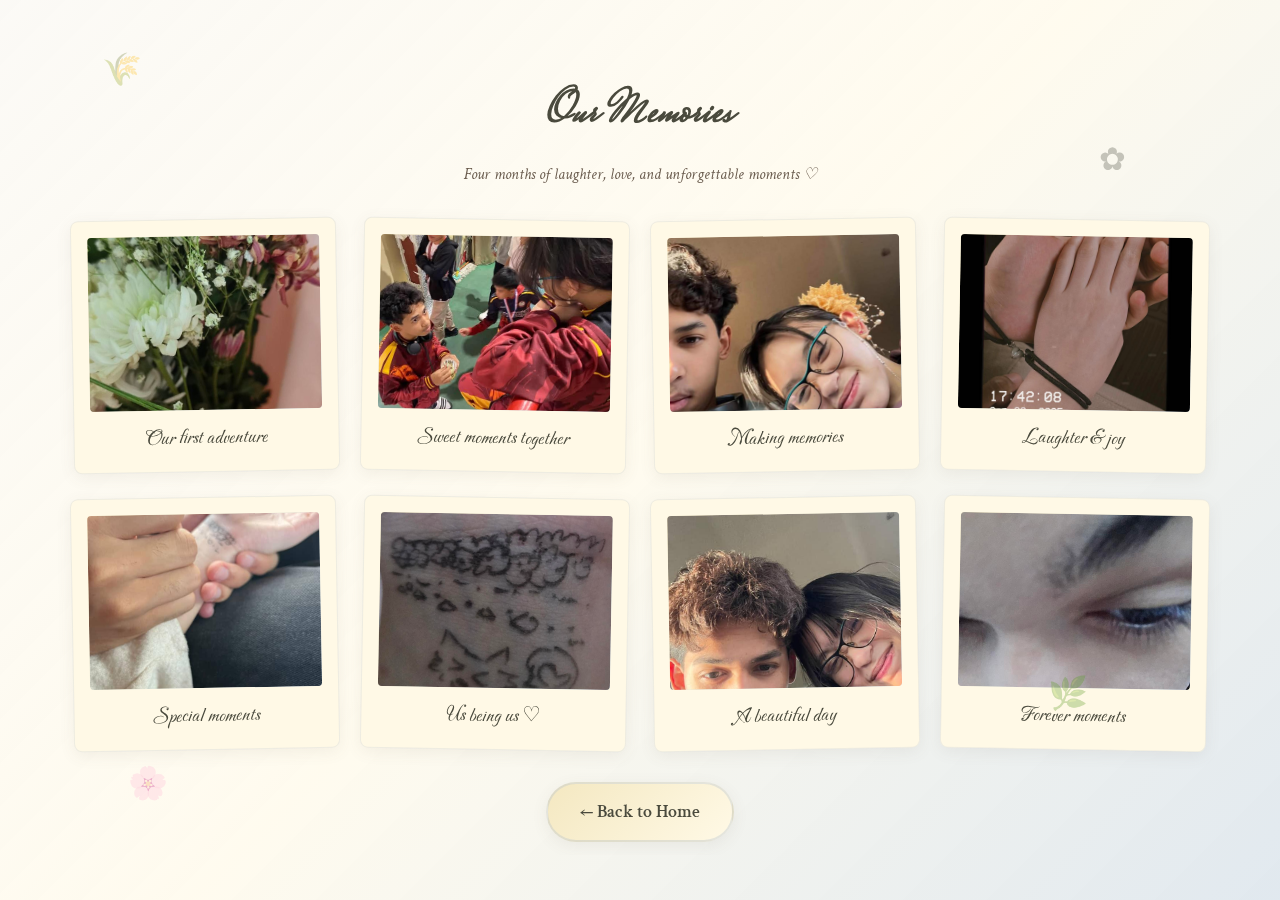
<file: collage.html>
<!DOCTYPE html>
<html lang="en">
<head>
    <meta charset="UTF-8">
    <meta name="viewport" content="width=device-width, initial-scale=1.0">
    <title>Our Memories ✿</title>
    <link rel="stylesheet" href="styles.css">
    <link rel="preconnect" href="https://fonts.googleapis.com">
    <link rel="preconnect" href="https://fonts.gstatic.com" crossorigin>
    <link href="https://fonts.googleapis.com/css2?family=Carattere&family=Crimson+Text:ital,wght@0,400;0,600;1,400&family=Mrs+Saint+Delafield&display=swap" rel="stylesheet">
</head>
<body>
    <div class="page-container">
        <div class="background-layer"></div>
        
        <!-- Decorative flowers -->
        <div class="flower-decor flower-1" style="top: 5%; left: 8%;">🌾</div>
        <div class="flower-decor flower-2" style="top: 15%; right: 12%;">✿</div>
        <div class="flower-decor flower-3" style="bottom: 10%; left: 10%;">🌸</div>
        <div class="flower-decor flower-4" style="bottom: 20%; right: 15%;">🌿</div>
        
        <div class="collage-container">
            <div class="collage-header">
                <h1 class="collage-title">Our Memories</h1>
                <p class="collage-subtitle">
                    Four months of laughter, love, and unforgettable moments ♡
                </p>
            </div>
            
            <div class="photo-grid">
                <!-- Photo 1 -->
                <div class="photo-item">
                    <div class="photo-placeholder">
                        <img src="images/photo1.jpg" alt="Our first memory" onerror="this.parentElement.innerHTML='📸<br>Photo 1'">
                    </div>
                    <div class="photo-caption">Our first adventure</div>
                </div>
                
                <!-- Photo 2 -->
                <div class="photo-item">
                    <div class="photo-placeholder">
                        <img src="images/photo2.jpg" alt="Sweet moments" onerror="this.parentElement.innerHTML='📸<br>Photo 2'">
                    </div>
                    <div class="photo-caption">Sweet moments together</div>
                </div>
                
                <!-- Photo 3 -->
                <div class="photo-item">
                    <div class="photo-placeholder">
                        <img src="images/photo3.jpg" alt="Making memories" onerror="this.parentElement.innerHTML='📸<br>Photo 3'">
                    </div>
                    <div class="photo-caption">Making memories</div>
                </div>
                
                <!-- Photo 4 -->
                <div class="photo-item">
                    <div class="photo-placeholder">
                        <img src="images/photo4.jpg" alt="Laughter and joy" onerror="this.parentElement.innerHTML='📸<br>Photo 4'">
                    </div>
                    <div class="photo-caption">Laughter & joy</div>
                </div>
                
                <!-- Photo 5 -->
                <div class="photo-item">
                    <div class="photo-placeholder">
                        <img src="images/photo5.jpg" alt="Special moments" onerror="this.parentElement.innerHTML='📸<br>Photo 5'">
                    </div>
                    <div class="photo-caption">Special moments</div>
                </div>
                
                <!-- Photo 6 -->
                <div class="photo-item">
                    <div class="photo-placeholder">
                        <img src="images/photo6.jpg" alt="Us being us" onerror="this.parentElement.innerHTML='📸<br>Photo 6'">
                    </div>
                    <div class="photo-caption">Us being us ♡</div>
                </div>
                
                <!-- Photo 7 -->
                <div class="photo-item">
                    <div class="photo-placeholder">
                        <img src="images/photo7.jpg" alt="Beautiful day" onerror="this.parentElement.innerHTML='📸<br>Photo 7'">
                    </div>
                    <div class="photo-caption">A beautiful day</div>
                </div>
                
                <!-- Photo 8 -->
                <div class="photo-item">
                    <div class="photo-placeholder">
                        <img src="images/photo8.jpg" alt="Forever moment" onerror="this.parentElement.innerHTML='📸<br>Photo 8'">
                    </div>
                    <div class="photo-caption">Forever moments</div>
                </div>
            </div>
            
            <a href="index.html" class="back-button">
                <span>← Back to Home</span>
            </a>
        </div>
    </div>
</body>
</html>
</body>
</html>
</file>
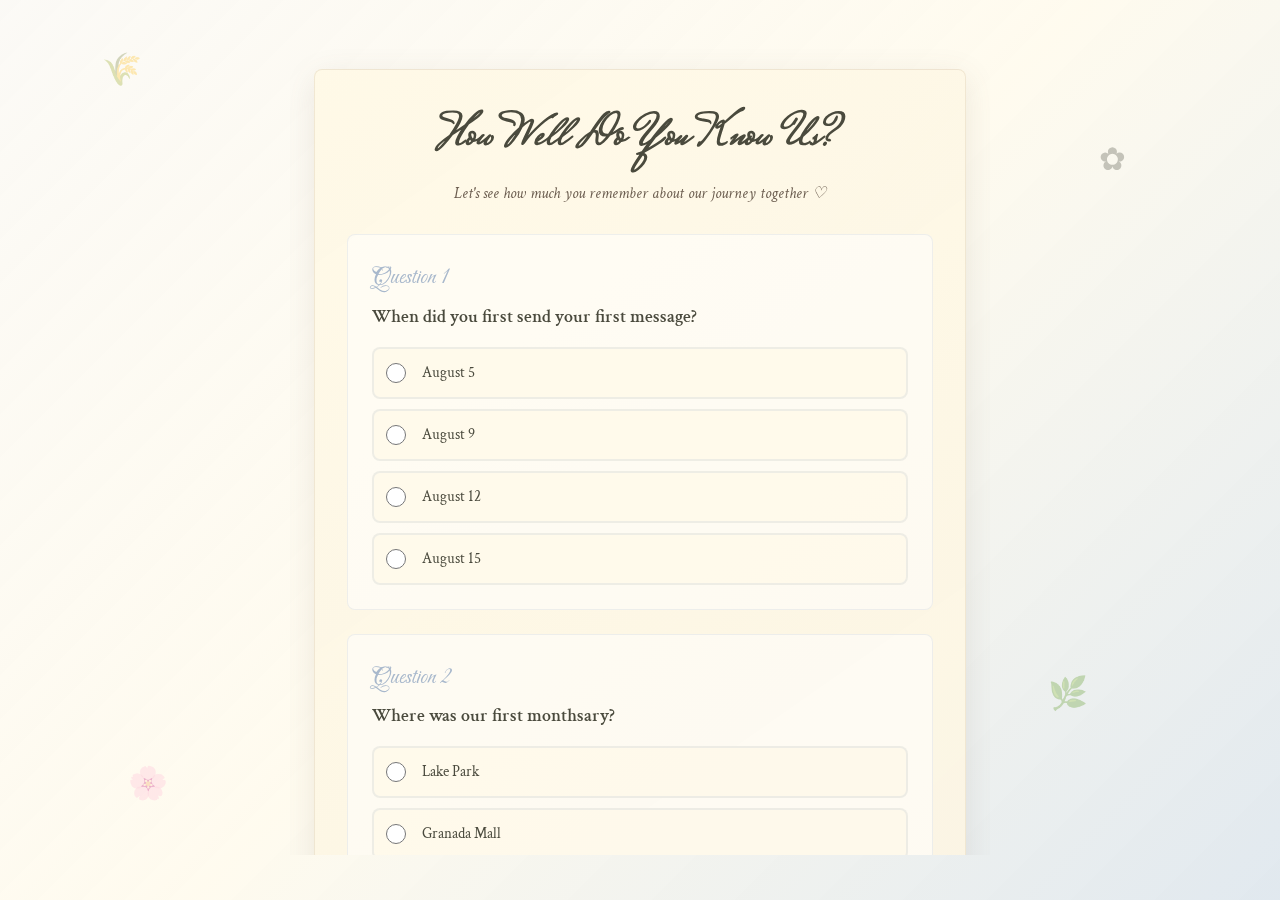
<file: quiz.html>
<!DOCTYPE html>
<html lang="en">
<head>
    <meta charset="UTF-8">
    <meta name="viewport" content="width=device-width, initial-scale=1.0">
    <title>Our Quiz ♡</title>
    <link rel="stylesheet" href="styles.css">
    <link rel="preconnect" href="https://fonts.googleapis.com">
    <link rel="preconnect" href="https://fonts.gstatic.com" crossorigin>
    <link href="https://fonts.googleapis.com/css2?family=Carattere&family=Crimson+Text:ital,wght@0,400;0,600;1,400&family=Mrs+Saint+Delafield&display=swap" rel="stylesheet">
</head>
<body>
    <div class="page-container">
        <div class="background-layer"></div>
        
        <!-- Decorative flowers -->
        <div class="flower-decor flower-1" style="top: 5%; left: 8%;">🌾</div>
        <div class="flower-decor flower-2" style="top: 15%; right: 12%;">✿</div>
        <div class="flower-decor flower-3" style="bottom: 10%; left: 10%;">🌸</div>
        <div class="flower-decor flower-4" style="bottom: 20%; right: 15%;">🌿</div>
        
        <div class="quiz-container">
            <div class="quiz-card">
                <div class="quiz-header">
                    <h1 class="quiz-title">How Well Do You Know Us?</h1>
                    <p class="quiz-intro">
                        Let's see how much you remember about our journey together ♡
                    </p>
                </div>
                
                <form id="quizForm">
                    <!-- Question 1 -->
                    <div class="question-card">
                        <div class="question-number">Question 1</div>
                        <div class="question-text">When did you first send your first message?</div>
                        <div class="options">
                            <label class="option-label">
                                <input type="radio" name="q1" value="a">
                                August 5
                            </label>
                            <label class="option-label">
                                <input type="radio" name="q1" value="b">
                                August 9
                            </label>
                            <label class="option-label">
                                <input type="radio" name="q1" value="c">
                                August 12
                            </label>
                            <label class="option-label">
                                <input type="radio" name="q1" value="d">
                                August 15
                            </label>
                        </div>
                    </div>
                    
                    <!-- Question 2 -->
                    <div class="question-card">
                        <div class="question-number">Question 2</div>
                        <div class="question-text">Where was our first monthsary?</div>
                        <div class="options">
                            <label class="option-label">
                                <input type="radio" name="q2" value="a">
                                Lake Park
                            </label>
                            <label class="option-label">
                                <input type="radio" name="q2" value="b">
                                Granada Mall
                            </label>
                            <label class="option-label">
                                <input type="radio" name="q2" value="c">
                                King Abdulaziz Park 
                            </label>
                            <label class="option-label">
                                <input type="radio" name="q2" value="d">
                                Rawdah Park
                            </label>
                        </div>
                    </div>
                    
                    <!-- Question 3 -->
                    <div class="question-card">
                        <div class="question-number">Question 3</div>
                        <div class="question-text">What's our favorite/always chosen place to eat?</div>
                        <div class="options">
                            <label class="option-label">
                                <input type="radio" name="q3" value="a">
                                McDonalds
                            </label>
                            <label class="option-label">
                                <input type="radio" name="q3" value="b">
                                Raising Canes
                            </label>
                            <label class="option-label">
                                <input type="radio" name="q3" value="c">
                                Shake Shack
                            </label>
                            <label class="option-label">
                                <input type="radio" name="q3" value="d">
                                Popeyes
                            </label>
                        </div>
                    </div>
                    
                    <!-- Question 4 -->
                    <div class="question-card">
                        <div class="question-number">Question 4</div>
                        <div class="question-text">What's the first song you recommended/told me?</div>
                        <div class="options">
                            <label class="option-label">
                                <input type="radio" name="q4" value="a">
                                Dreams
                            </label>
                            <label class="option-label">
                                <input type="radio" name="q4" value="b">
                                Starlight
                            </label>
                            <label class="option-label">
                                <input type="radio" name="q4" value="c">
                                Sparks
                            </label>
                            <label class="option-label">
                                <input type="radio" name="q4" value="d">
                                Flames
                            </label>
                        </div>
                    </div>
                    
                    <!-- Question 5 -->
                    <div class="question-card">
                        <div class="question-number">Question 5</div>
                        <div class="question-text">What was one of the nicknames you called me before?</div>
                        <div class="options">
                            <label class="option-label">
                                <input type="radio" name="q5" value="a">
                                earthling
                            </label>
                            <label class="option-label">
                                <input type="radio" name="q5" value="b">
                                Muchings
                            </label>
                            <label class="option-label">
                                <input type="radio" name="q5" value="c">
                                dummy
                            </label>
                            <label class="option-label">
                                <input type="radio" name="q5" value="d">
                                grumpy pants
                            </label>
                        </div>
                    </div>
                    
                    <button type="submit" class="submit-button">
                        See How Well You Did! ♡
                    </button>
                </form>
                
                <div id="quizResult" class="quiz-result">
                    <div class="result-score"></div>
                    <div class="result-message"></div>
                    <a href="index.html" class="back-button">
                        Back to Home
                    </a>
                </div>
            </div>
        </div>
    </div>
    
    <script>
        // Quiz answers
        const correctAnswers = {
            q1: 'b',  // August 9
            q2: 'a',  // Lake park
            q3: 'b',  // Canes
            q4: 'c',  // Sparks
            q5: ['a', 'b', 'c', 'd']   // all correct(?)
        };
        
        const quizForm = document.getElementById('quizForm');
        const quizResult = document.getElementById('quizResult');
        
        quizForm.addEventListener('submit', function(e) {
            e.preventDefault();
            
            let score = 0;
            let totalQuestions = Object.keys(correctAnswers).length;
            
            // Calculate score
            for (let question in correctAnswers) {
                const selectedAnswer = document.querySelector(`input[name="${question}"]:checked`);
                if (selectedAnswer) {
                    // Check if answer is an array (multiple correct answers)
                    if (Array.isArray(correctAnswers[question])) {
                        if (correctAnswers[question].includes(selectedAnswer.value)) {
                            score++;
                        }
                    } else if (selectedAnswer.value === correctAnswers[question]) {
                        score++;
                    }
                }
            }
            
            // Display result
            const percentage = (score / totalQuestions) * 100;
            let message = '';
            
            if (percentage === 100) {
                message = "you know us so well babii :)";
            } else if (percentage >= 80) {
                message = "you're the best chicken butt";
            } else if (percentage >= 60) {
                message = "Great job! You know us pretty well! ♡ Let's make more memories together.";
            } else if (percentage >= 40) {
                message = "Not bad! There's still so much for us to discover! 🌸 Every day is a new adventure.";
            } else {
                message = "We're still getting to know each other! 🌿 And that's the beautiful part!";
            }
            
            document.querySelector('.result-score').textContent = `You scored ${score} out of ${totalQuestions}!`;
            document.querySelector('.result-message').textContent = message;
            
            // Hide form and show result
            quizForm.style.display = 'none';
            quizResult.classList.add('show');
            
            // Scroll to result
            quizResult.scrollIntoView({ behavior: 'smooth' });
        });
    </script>
</body>
</html>
</file>
<file: styles.css>
:root {
    /* Soft yellow and blue color palette */
    --cream-bg: #faf8f3;
    --soft-yellow: #f4e8c1;
    --pale-yellow: #fff9e6;
    --warm-beige: #e8dcc4;
    --soft-blue: #a8b8cc;
    --pale-blue: #d4dfe8;
    --dusty-blue: #8d9db0;
    --text-dark: #4a4a3d;
    --text-brown: #6b5d4f;
    --accent-rose: #d4a5a5;
    
    /* Shadows */
    --card-shadow: 0 8px 32px rgba(107, 93, 79, 0.12);
    --soft-shadow: 0 4px 16px rgba(107, 93, 79, 0.08);
}

* {
    margin: 0;
    padding: 0;
    box-sizing: border-box;
}

body {
    font-family: 'Crimson Text', serif;
    color: var(--text-dark);
    overflow: hidden;
    line-height: 1.6;
    height: 100vh;
    margin: 0;
}

.page-container {
    height: 100vh;
    position: relative;
    display: flex;
    align-items: center;
    justify-content: center;
    padding: 1rem;
    overflow: hidden;
}

.background-layer {
    position: fixed;
    top: 0;
    left: 0;
    width: 100%;
    height: 100%;
    background-image: url('https://i.pinimg.com/736x/f6/51/50/f651504d6ab177962ef958d0430f6b4b.jpg');
    background-size: cover;
    background-position: center;
    background-attachment: fixed;
    z-index: -1;
}

.background-layer::after {
    content: '';
    position: absolute;
    top: 0;
    left: 0;
    width: 100%;
    height: 100%;
    background: linear-gradient(135deg, 
        rgba(250, 248, 243, 0.75) 0%, 
        rgba(255, 249, 230, 0.65) 50%,
        rgba(212, 223, 232, 0.7) 100%);
    backdrop-filter: blur(1px);
}

/* Falling flowers container - above background, behind content */
.falling-flowers-container {
    position: fixed;
    top: 0;
    left: 0;
    width: 100%;
    height: 100%;
    pointer-events: none;
    z-index: 5;
    overflow: hidden;
}

/* Decorative scattered flowers */
.flower-decor {
    position: fixed;
    font-size: 2rem;
    opacity: 0.3;
    animation: floatFlower 8s ease-in-out infinite;
    z-index: 1;
    pointer-events: none;
}

.flower-1 { animation-delay: 0s; animation-duration: 7s; }
.flower-2 { animation-delay: 1s; animation-duration: 9s; }
.flower-3 { animation-delay: 2s; animation-duration: 8s; }
.flower-4 { animation-delay: 1.5s; animation-duration: 10s; }
.flower-5 { animation-delay: 0.5s; animation-duration: 8.5s; }
.flower-6 { animation-delay: 2.5s; animation-duration: 9.5s; }

@keyframes floatFlower {
    0%, 100% { transform: translateY(0) rotate(0deg); }
    50% { transform: translateY(-20px) rotate(5deg); }
}

/* Main content card */
.content-card {
    position: relative;
    background: linear-gradient(145deg, 
        rgba(255, 249, 230, 0.95) 0%,
        rgba(248, 240, 225, 0.92) 50%,
        rgba(244, 232, 193, 0.9) 100%);
    backdrop-filter: blur(10px);
    border: 1px solid rgba(232, 220, 196, 0.6);
    border-radius: 8px;
    padding: 2rem 2.5rem;
    max-width: 650px;
    width: 100%;
    max-height: 90vh;
    box-shadow: var(--card-shadow);
    animation: fadeInScale 1s ease-out;
    z-index: 10;
}

@keyframes fadeInScale {
    from {
        opacity: 0;
        transform: scale(0.95) translateY(20px);
    }
    to {
        opacity: 1;
        transform: scale(1) translateY(0);
    }
}

/* Tape decorations */
.tape {
    position: absolute;
    background: linear-gradient(135deg, 
        rgba(210, 180, 140, 0.7),
        rgba(190, 160, 120, 0.8));
    box-shadow: 0 2px 8px rgba(107, 93, 79, 0.2);
}

.tape-top {
    top: -12px;
    left: 30%;
    width: 150px;
    height: 35px;
    transform: rotate(-2deg);
}

.tape-side {
    top: 25%;
    right: -15px;
    width: 35px;
    height: 120px;
    transform: rotate(3deg);
}

/* Dried flowers decoration */
.dried-flowers {
    position: absolute;
    opacity: 0.8;
    animation: gentleFloat 4s ease-in-out infinite;
}

.dried-flowers-left {
    top: -30px;
    left: 20px;
    width: 120px;
    height: 150px;
    transform: rotate(-15deg);
}

.dried-flowers-right {
    bottom: -20px;
    right: 30px;
    width: 100px;
    height: 130px;
    transform: rotate(12deg);
}

.flower-img {
    width: 100%;
    height: 100%;
    object-fit: contain;
    filter: sepia(0.3) saturate(0.8);
    opacity: 0;
}

@keyframes gentleFloat {
    0%, 100% { transform: rotate(-15deg) translateY(0); }
    50% { transform: rotate(-15deg) translateY(-10px); }
}

/* Main content styling */
.main-content {
    text-align: center;
    position: relative;
    z-index: 2;
}

.date-label {
    font-family: 'Crimson Text', serif;
    font-size: 0.85rem;
    color: var(--text-brown);
    letter-spacing: 1px;
    margin-bottom: 1.2rem;
    opacity: 0.8;
    animation: fadeIn 1s ease-out 0.3s both;
}

.title {
    font-family: 'Mrs Saint Delafield', cursive;
    font-size: 4rem;
    color: var(--text-dark);
    margin-bottom: 0.3rem;
    line-height: 1;
    animation: fadeIn 1s ease-out 0.5s both;
}

.subtitle {
    font-family: 'Carattere', cursive;
    font-size: 2rem;
    color: var(--dusty-blue);
    font-weight: 400;
    margin-bottom: 1.5rem;
    animation: fadeIn 1s ease-out 0.7s both;
}

.love-note {
    font-family: 'Crimson Text', serif;
    font-size: 1rem;
    font-style: italic;
    color: var(--text-brown);
    line-height: 1.6;
    margin-bottom: 1.8rem;
    max-width: 500px;
    margin-left: auto;
    margin-right: auto;
    animation: fadeIn 1s ease-out 0.9s both;
}

@keyframes fadeIn {
    from { opacity: 0; transform: translateY(10px); }
    to { opacity: 1; transform: translateY(0); }
}

/* Button styling */
.button-container {
    display: flex;
    flex-direction: column;
    gap: 0.8rem;
    margin-bottom: 1.5rem;
    animation: fadeIn 1s ease-out 1.1s both;
}

.nav-button {
    display: flex;
    align-items: center;
    justify-content: center;
    gap: 0.75rem;
    padding: 0.85rem 1.8rem;
    background: linear-gradient(135deg, 
        var(--soft-yellow) 0%,
        var(--pale-yellow) 100%);
    color: var(--text-dark);
    text-decoration: none;
    border: 2px solid rgba(168, 184, 204, 0.3);
    border-radius: 50px;
    font-family: 'Crimson Text', serif;
    font-size: 1rem;
    font-weight: 600;
    transition: all 0.4s cubic-bezier(0.4, 0, 0.2, 1);
    box-shadow: var(--soft-shadow);
    position: relative;
    overflow: hidden;
}

.nav-button::before {
    content: '';
    position: absolute;
    top: 0;
    left: -100%;
    width: 100%;
    height: 100%;
    background: linear-gradient(90deg, 
        transparent,
        rgba(168, 184, 204, 0.3),
        transparent);
    transition: left 0.6s;
}

.nav-button:hover::before {
    left: 100%;
}

.nav-button:hover {
    transform: translateY(-3px);
    box-shadow: 0 8px 24px rgba(107, 93, 79, 0.15);
    border-color: var(--soft-blue);
    background: linear-gradient(135deg, 
        var(--pale-yellow) 0%,
        rgba(212, 223, 232, 0.4) 100%);
}

.button-icon {
    font-size: 1.3rem;
    animation: pulse 2s ease-in-out infinite;
}

@keyframes pulse {
    0%, 100% { transform: scale(1); }
    50% { transform: scale(1.1); }
}

.signature {
    font-family: 'Mrs Saint Delafield', cursive;
    font-size: 1.8rem;
    color: var(--text-brown);
    opacity: 0.8;
    animation: fadeIn 1s ease-out 1.3s both;
}

/* Beautiful scattered falling flowers effect - natural individual flowers */
.flower-petal {
    position: absolute;
    pointer-events: none;
    font-size: 24px;
    opacity: 0;
    animation: flower-drift linear infinite;
}

/* Create 30 individual flowers with unique positions and timing */
.flower-petal:nth-child(1) {
    left: 5%;
    animation-duration: 14s;
    animation-delay: 0s;
    font-size: 22px;
}
.flower-petal:nth-child(1)::before { content: '🌸'; }

.flower-petal:nth-child(2) {
    left: 12%;
    animation-duration: 16s;
    animation-delay: 2s;
    font-size: 26px;
}
.flower-petal:nth-child(2)::before { content: '✿'; }

.flower-petal:nth-child(3) {
    left: 18%;
    animation-duration: 13s;
    animation-delay: 5s;
    font-size: 20px;
}
.flower-petal:nth-child(3)::before { content: '🌼'; }

.flower-petal:nth-child(4) {
    left: 25%;
    animation-duration: 17s;
    animation-delay: 1s;
    font-size: 24px;
}
.flower-petal:nth-child(4)::before { content: '❀'; }

.flower-petal:nth-child(5) {
    left: 32%;
    animation-duration: 15s;
    animation-delay: 7s;
    font-size: 28px;
}
.flower-petal:nth-child(5)::before { content: '🌺'; }

.flower-petal:nth-child(6) {
    left: 38%;
    animation-duration: 18s;
    animation-delay: 3s;
    font-size: 21px;
}
.flower-petal:nth-child(6)::before { content: '✾'; }

.flower-petal:nth-child(7) {
    left: 45%;
    animation-duration: 14s;
    animation-delay: 9s;
    font-size: 25px;
}
.flower-petal:nth-child(7)::before { content: '🌷'; }

.flower-petal:nth-child(8) {
    left: 51%;
    animation-duration: 16s;
    animation-delay: 4s;
    font-size: 23px;
}
.flower-petal:nth-child(8)::before { content: '🌹'; }

.flower-petal:nth-child(9) {
    left: 58%;
    animation-duration: 13s;
    animation-delay: 11s;
    font-size: 27px;
}
.flower-petal:nth-child(9)::before { content: '💐'; }

.flower-petal:nth-child(10) {
    left: 65%;
    animation-duration: 19s;
    animation-delay: 6s;
    font-size: 22px;
}
.flower-petal:nth-child(10)::before { content: '🏵️'; }

.flower-petal:nth-child(11) {
    left: 72%;
    animation-duration: 15s;
    animation-delay: 8s;
    font-size: 26px;
}
.flower-petal:nth-child(11)::before { content: '🌸'; }

.flower-petal:nth-child(12) {
    left: 78%;
    animation-duration: 17s;
    animation-delay: 12s;
    font-size: 20px;
}
.flower-petal:nth-child(12)::before { content: '✿'; }

.flower-petal:nth-child(13) {
    left: 85%;
    animation-duration: 14s;
    animation-delay: 2s;
    font-size: 24px;
}
.flower-petal:nth-child(13)::before { content: '🌼'; }

.flower-petal:nth-child(14) {
    left: 92%;
    animation-duration: 16s;
    animation-delay: 10s;
    font-size: 28px;
}
.flower-petal:nth-child(14)::before { content: '❀'; }

.flower-petal:nth-child(15) {
    left: 8%;
    animation-duration: 18s;
    animation-delay: 5s;
    font-size: 21px;
}
.flower-petal:nth-child(15)::before { content: '🌺'; }

.flower-petal:nth-child(16) {
    left: 15%;
    animation-duration: 13s;
    animation-delay: 13s;
    font-size: 25px;
}
.flower-petal:nth-child(16)::before { content: '✾'; }

.flower-petal:nth-child(17) {
    left: 22%;
    animation-duration: 15s;
    animation-delay: 7s;
    font-size: 23px;
}
.flower-petal:nth-child(17)::before { content: '🌷'; }

.flower-petal:nth-child(18) {
    left: 29%;
    animation-duration: 17s;
    animation-delay: 14s;
    font-size: 27px;
}
.flower-petal:nth-child(18)::before { content: '🌹'; }

.flower-petal:nth-child(19) {
    left: 36%;
    animation-duration: 14s;
    animation-delay: 4s;
    font-size: 22px;
}
.flower-petal:nth-child(19)::before { content: '💐'; }

.flower-petal:nth-child(20) {
    left: 42%;
    animation-duration: 16s;
    animation-delay: 9s;
    font-size: 26px;
}
.flower-petal:nth-child(20)::before { content: '🏵️'; }

.flower-petal:nth-child(21) {
    left: 49%;
    animation-duration: 18s;
    animation-delay: 11s;
    font-size: 20px;
}
.flower-petal:nth-child(21)::before { content: '🌸'; }

.flower-petal:nth-child(22) {
    left: 55%;
    animation-duration: 13s;
    animation-delay: 6s;
    font-size: 24px;
}
.flower-petal:nth-child(22)::before { content: '✿'; }

.flower-petal:nth-child(23) {
    left: 62%;
    animation-duration: 15s;
    animation-delay: 15s;
    font-size: 28px;
}
.flower-petal:nth-child(23)::before { content: '🌼'; }

.flower-petal:nth-child(24) {
    left: 69%;
    animation-duration: 17s;
    animation-delay: 3s;
    font-size: 21px;
}
.flower-petal:nth-child(24)::before { content: '❀'; }

.flower-petal:nth-child(25) {
    left: 75%;
    animation-duration: 14s;
    animation-delay: 12s;
    font-size: 25px;
}
.flower-petal:nth-child(25)::before { content: '🌺'; }

.flower-petal:nth-child(26) {
    left: 82%;
    animation-duration: 16s;
    animation-delay: 8s;
    font-size: 23px;
}
.flower-petal:nth-child(26)::before { content: '✾'; }

.flower-petal:nth-child(27) {
    left: 89%;
    animation-duration: 18s;
    animation-delay: 13s;
    font-size: 27px;
}
.flower-petal:nth-child(27)::before { content: '🌷'; }

.flower-petal:nth-child(28) {
    left: 95%;
    animation-duration: 13s;
    animation-delay: 1s;
    font-size: 22px;
}
.flower-petal:nth-child(28)::before { content: '🌹'; }

.flower-petal:nth-child(29) {
    left: 10%;
    animation-duration: 15s;
    animation-delay: 10s;
    font-size: 26px;
}
.flower-petal:nth-child(29)::before { content: '💐'; }

.flower-petal:nth-child(30) {
    left: 88%;
    animation-duration: 17s;
    animation-delay: 5s;
    font-size: 20px;
}
.flower-petal:nth-child(30)::before { content: '🏵️'; }

@keyframes flower-drift {
    0% {
        top: -10%;
        transform: translateX(0) rotate(0deg) scale(1);
        opacity: 0;
    }
    10% {
        opacity: 0.8;
    }
    25% {
        transform: translateX(20px) rotate(90deg) scale(1.1);
    }
    50% {
        transform: translateX(-10px) rotate(180deg) scale(0.9);
    }
    75% {
        transform: translateX(15px) rotate(270deg) scale(1.05);
    }
    90% {
        opacity: 0.8;
    }
    100% {
        top: 110%;
        transform: translateX(-25px) rotate(360deg) scale(1);
        opacity: 0;
    }
}

/* Collage page styles */
.collage-container {
    max-width: 1200px;
    width: 100%;
    height: 90vh;
    margin: 0 auto;
    padding: 2rem 2rem;
    overflow-y: auto;
    overflow-x: hidden;
}

.collage-container::-webkit-scrollbar {
    width: 8px;
}

.collage-container::-webkit-scrollbar-track {
    background: rgba(232, 220, 196, 0.3);
    border-radius: 10px;
}

.collage-container::-webkit-scrollbar-thumb {
    background: var(--soft-blue);
    border-radius: 10px;
}

.collage-container::-webkit-scrollbar-thumb:hover {
    background: var(--dusty-blue);
}

.collage-header {
    text-align: center;
    margin-bottom: 2rem;
    animation: fadeIn 1s ease-out;
}

.collage-title {
    font-family: 'Mrs Saint Delafield', cursive;
    font-size: 3rem;
    color: var(--text-dark);
    margin-bottom: 0.5rem;
}

.collage-subtitle {
    font-family: 'Crimson Text', serif;
    font-style: italic;
    color: var(--text-brown);
    font-size: 1rem;
}

.photo-grid {
    display: grid;
    grid-template-columns: repeat(auto-fit, minmax(250px, 1fr));
    gap: 1.5rem;
    margin-bottom: 2rem;
}

.photo-item {
    position: relative;
    background: var(--pale-yellow);
    border: 1px solid rgba(168, 184, 204, 0.2);
    border-radius: 8px;
    padding: 1rem;
    box-shadow: var(--soft-shadow);
    transform: rotate(0deg);
    transition: all 0.4s ease;
    animation: fadeInScale 0.8s ease-out both;
}

.photo-item:nth-child(odd) {
    transform: rotate(-1deg);
}

.photo-item:nth-child(even) {
    transform: rotate(1deg);
}

.photo-item:hover {
    transform: rotate(0deg) scale(1.05);
    box-shadow: 0 12px 32px rgba(107, 93, 79, 0.2);
    z-index: 10;
}

.photo-item:nth-child(1) { animation-delay: 0.1s; }
.photo-item:nth-child(2) { animation-delay: 0.2s; }
.photo-item:nth-child(3) { animation-delay: 0.3s; }
.photo-item:nth-child(4) { animation-delay: 0.4s; }
.photo-item:nth-child(5) { animation-delay: 0.5s; }
.photo-item:nth-child(6) { animation-delay: 0.6s; }
.photo-item:nth-child(7) { animation-delay: 0.7s; }
.photo-item:nth-child(8) { animation-delay: 0.8s; }

.photo-placeholder {
    width: 100%;
    aspect-ratio: 4/3;
    background: linear-gradient(135deg, 
        var(--soft-yellow) 0%,
        var(--pale-blue) 100%);
    border-radius: 4px;
    display: flex;
    align-items: center;
    justify-content: center;
    font-family: 'Crimson Text', serif;
    color: var(--text-brown);
    font-size: 0.9rem;
    margin-bottom: 0.75rem;
    overflow: hidden;
}

.photo-placeholder img {
    width: 100%;
    height: 100%;
    object-fit: cover;
}

.photo-caption {
    font-family: 'Carattere', cursive;
    font-size: 1.3rem;
    color: var(--text-dark);
    text-align: center;
}

.back-button {
    display: inline-flex;
    align-items: center;
    gap: 0.5rem;
    padding: 0.875rem 2rem;
    background: linear-gradient(135deg, 
        var(--soft-yellow) 0%,
        var(--pale-yellow) 100%);
    color: var(--text-dark);
    text-decoration: none;
    border: 2px solid rgba(168, 184, 204, 0.3);
    border-radius: 50px;
    font-family: 'Crimson Text', serif;
    font-size: 1.1rem;
    font-weight: 600;
    transition: all 0.3s ease;
    box-shadow: var(--soft-shadow);
    margin: 0 auto;
    display: flex;
    width: fit-content;
}

.back-button:hover {
    transform: translateY(-2px);
    box-shadow: 0 8px 24px rgba(107, 93, 79, 0.15);
    border-color: var(--soft-blue);
}

/* Quiz page styles */
.quiz-container {
    max-width: 700px;
    width: 100%;
    height: 90vh;
    margin: 0 auto;
    padding: 1.5rem;
    overflow-y: auto;
    overflow-x: hidden;
}

.quiz-container::-webkit-scrollbar {
    width: 8px;
}

.quiz-container::-webkit-scrollbar-track {
    background: rgba(232, 220, 196, 0.3);
    border-radius: 10px;
}

.quiz-container::-webkit-scrollbar-thumb {
    background: var(--soft-blue);
    border-radius: 10px;
}

.quiz-container::-webkit-scrollbar-thumb:hover {
    background: var(--dusty-blue);
}

.quiz-card {
    background: linear-gradient(145deg, 
        rgba(255, 249, 230, 0.95) 0%,
        rgba(248, 240, 225, 0.92) 100%);
    border: 1px solid rgba(232, 220, 196, 0.6);
    border-radius: 8px;
    padding: 2rem 2rem;
    box-shadow: var(--card-shadow);
    position: relative;
    animation: fadeInScale 1s ease-out;
}

.quiz-header {
    text-align: center;
    margin-bottom: 1.8rem;
}

.quiz-title {
    font-family: 'Mrs Saint Delafield', cursive;
    font-size: 2.8rem;
    color: var(--text-dark);
    margin-bottom: 0.5rem;
}

.quiz-intro {
    font-family: 'Crimson Text', serif;
    font-style: italic;
    color: var(--text-brown);
    font-size: 1rem;
    line-height: 1.5;
}

.question-card {
    margin-bottom: 1.5rem;
    padding: 1.5rem;
    background: rgba(255, 255, 255, 0.5);
    border-radius: 8px;
    border: 1px solid rgba(168, 184, 204, 0.2);
    animation: fadeIn 0.6s ease-out both;
}

.question-card:nth-child(1) { animation-delay: 0.2s; }
.question-card:nth-child(2) { animation-delay: 0.4s; }
.question-card:nth-child(3) { animation-delay: 0.6s; }
.question-card:nth-child(4) { animation-delay: 0.8s; }
.question-card:nth-child(5) { animation-delay: 1s; }

.question-number {
    font-family: 'Carattere', cursive;
    font-size: 1.5rem;
    color: var(--soft-blue);
    margin-bottom: 0.3rem;
}

.question-text {
    font-family: 'Crimson Text', serif;
    font-size: 1.1rem;
    color: var(--text-dark);
    margin-bottom: 1rem;
    font-weight: 600;
}

.options {
    display: flex;
    flex-direction: column;
    gap: 0.6rem;
}

.option-label {
    display: flex;
    align-items: center;
    padding: 0.75rem;
    background: rgba(255, 249, 230, 0.6);
    border: 2px solid rgba(168, 184, 204, 0.2);
    border-radius: 8px;
    cursor: pointer;
    transition: all 0.3s ease;
    font-family: 'Crimson Text', serif;
    font-size: 0.95rem;
}

.option-label:hover {
    background: var(--pale-yellow);
    border-color: var(--soft-blue);
    transform: translateX(5px);
}

.option-label input[type="radio"] {
    margin-right: 1rem;
    width: 20px;
    height: 20px;
    accent-color: var(--soft-blue);
    cursor: pointer;
}

.submit-button {
    width: 100%;
    padding: 1rem;
    background: linear-gradient(135deg, 
        var(--soft-blue) 0%,
        var(--dusty-blue) 100%);
    color: white;
    border: none;
    border-radius: 50px;
    font-family: 'Crimson Text', serif;
    font-size: 1.1rem;
    font-weight: 600;
    cursor: pointer;
    transition: all 0.3s ease;
    box-shadow: var(--soft-shadow);
    margin-bottom: 1rem;
}

.submit-button:hover {
    transform: translateY(-2px);
    box-shadow: 0 8px 24px rgba(141, 157, 176, 0.3);
}

.quiz-result {
    text-align: center;
    padding: 1.5rem;
    background: rgba(212, 165, 165, 0.1);
    border-radius: 8px;
    margin-top: 1.5rem;
    display: none;
}

.quiz-result.show {
    display: block;
    animation: fadeInScale 0.6s ease-out;
}

.result-score {
    font-family: 'Mrs Saint Delafield', cursive;
    font-size: 2.5rem;
    color: var(--text-dark);
    margin-bottom: 0.8rem;
}

.result-message {
    font-family: 'Crimson Text', serif;
    font-size: 1.1rem;
    color: var(--text-brown);
    font-style: italic;
    margin-bottom: 1.2rem;
}

/* Responsive design */
@media (max-width: 768px) {
    .content-card {
        padding: 3rem 2rem;
    }
    
    .title {
        font-size: 3.5rem;
    }
    
    .subtitle {
        font-size: 2rem;
    }
    
    .love-note {
        font-size: 1rem;
    }
    
    .photo-grid {
        grid-template-columns: 1fr;
    }
    
    .quiz-card {
        padding: 2rem 1.5rem;
    }
    
    .quiz-title {
        font-size: 2.5rem;
    }
}

@media (max-width: 480px) {
    .page-container {
        padding: 1rem;
    }
    
    .title {
        font-size: 2.8rem;
    }
    
    .nav-button {
        font-size: 1rem;
        padding: 0.875rem 1.5rem;
    }
}
</file>
